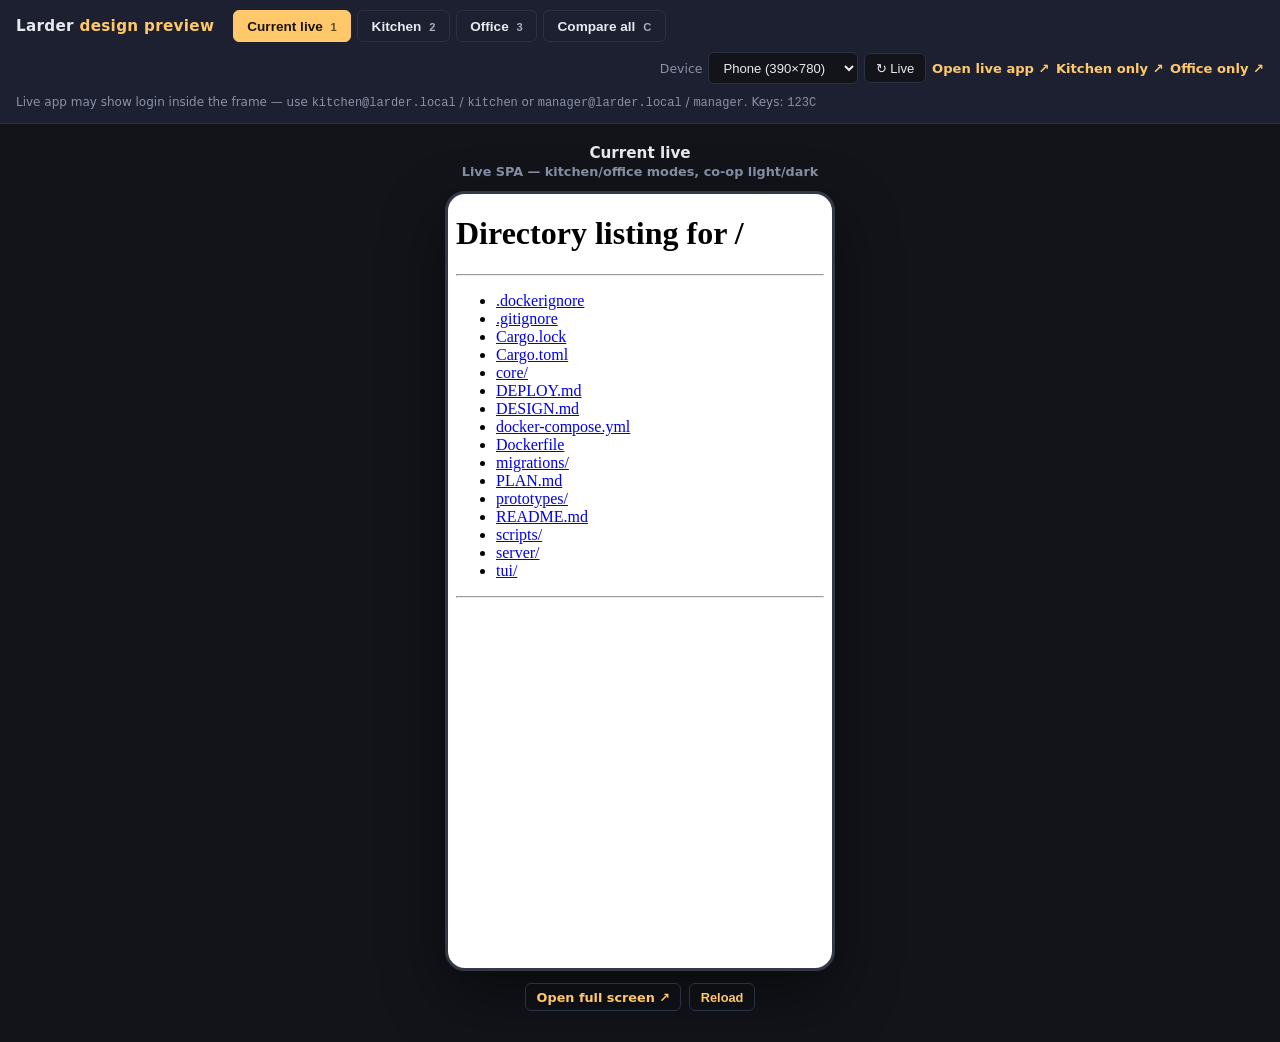
<file: prototypes/index.html>
<!DOCTYPE html>
<html lang="en">
<head>
  <meta charset="UTF-8">
  <meta name="viewport" content="width=device-width, initial-scale=1.0">
  <title>Larder — Design preview</title>
  <style>
    :root {
      --bg: #12141a;
      --bar: #1c2030;
      --text: #e8eaef;
      --muted: #8b92a8;
      --accent: #ffc86b;
      --border: #2a3144;
      --frame-w: 390px;
      --frame-h: 780px;
    }
    * { box-sizing: border-box; margin: 0; padding: 0; }
    body {
      font-family: system-ui, -apple-system, "Segoe UI", sans-serif;
      background: var(--bg);
      color: var(--text);
      min-height: 100vh;
    }
    .toolbar {
      background: var(--bar);
      border-bottom: 1px solid var(--border);
      padding: 0.65rem 1rem;
      display: flex;
      flex-wrap: wrap;
      align-items: center;
      gap: 0.65rem;
      position: sticky;
      top: 0;
      z-index: 100;
    }
    .toolbar h1 {
      font-size: 0.95rem;
      font-weight: 700;
      margin-right: 0.5rem;
      letter-spacing: 0.02em;
    }
    .toolbar h1 span { color: var(--accent); font-weight: 600; }
    .tabs { display: flex; gap: 0.35rem; flex-wrap: wrap; }
    .tabs button {
      background: transparent;
      border: 1px solid var(--border);
      color: var(--text);
      padding: 0.45rem 0.85rem;
      border-radius: 6px;
      font-size: 0.85rem;
      font-weight: 600;
      cursor: pointer;
    }
    .tabs button.active {
      background: var(--accent);
      color: #1a1408;
      border-color: var(--accent);
    }
    .tabs button kbd {
      font-size: 0.7rem;
      opacity: 0.7;
      margin-left: 0.25rem;
      font-family: inherit;
    }
    .toolbar-actions {
      margin-left: auto;
      display: flex;
      flex-wrap: wrap;
      gap: 0.4rem;
      align-items: center;
    }
    .toolbar-actions label {
      font-size: 0.78rem;
      color: var(--muted);
      display: flex;
      align-items: center;
      gap: 0.35rem;
    }
    .toolbar-actions select,
    .toolbar-actions button {
      background: var(--bg);
      border: 1px solid var(--border);
      color: var(--text);
      padding: 0.4rem 0.65rem;
      border-radius: 6px;
      font-size: 0.82rem;
      cursor: pointer;
    }
    .toolbar-actions a {
      color: var(--accent);
      font-size: 0.82rem;
      text-decoration: none;
      font-weight: 600;
    }
    .toolbar-actions a:hover { text-decoration: underline; }
    .hint {
      width: 100%;
      font-size: 0.75rem;
      color: var(--muted);
      line-height: 1.4;
    }
    .stage {
      padding: 1.25rem 1rem 2rem;
      min-height: calc(100vh - 80px);
    }
    /* Single view */
    .single {
      display: flex;
      flex-direction: column;
      align-items: center;
      gap: 0.75rem;
    }
    .single.hidden { display: none; }
    .frame-label {
      font-size: 0.8rem;
      font-weight: 600;
      color: var(--muted);
      text-align: center;
    }
    .frame-label strong { color: var(--text); display: block; font-size: 0.95rem; margin-bottom: 0.15rem; }
    .device {
      width: var(--frame-w);
      height: var(--frame-h);
      border: 3px solid #333945;
      border-radius: 20px;
      overflow: hidden;
      box-shadow: 0 24px 64px rgba(0,0,0,0.45);
      background: #fff;
    }
    .device iframe {
      width: 100%;
      height: 100%;
      border: 0;
      display: block;
    }
    .frame-actions {
      display: flex;
      gap: 0.5rem;
      flex-wrap: wrap;
      justify-content: center;
    }
    .frame-actions a, .frame-actions button {
      font-size: 0.8rem;
      color: var(--accent);
      background: transparent;
      border: 1px solid var(--border);
      padding: 0.35rem 0.65rem;
      border-radius: 6px;
      cursor: pointer;
      text-decoration: none;
      font-weight: 600;
    }
    /* Compare view */
    .compare {
      display: none;
      gap: 1rem;
      justify-content: center;
      flex-wrap: wrap;
      align-items: flex-start;
    }
    .compare.visible { display: flex; }
    .compare .device { transform: scale(0.92); transform-origin: top center; }
    @media (max-width: 1400px) {
      .compare .device { transform: scale(0.78); }
    }
    @media (max-width: 1100px) {
      .compare .device { transform: scale(0.65); }
    }
    @media (max-width: 900px) {
      .compare { flex-direction: column; align-items: center; }
      .compare .device { transform: none; width: min(var(--frame-w), 100vw - 2rem); }
    }
  </style>
</head>
<body>
  <div class="toolbar">
    <h1>Larder <span>design preview</span></h1>
    <div class="tabs" role="tablist">
      <button type="button" class="active" data-tab="current" role="tab" aria-selected="true">Current live <kbd>1</kbd></button>
      <button type="button" data-tab="kitchen" role="tab">Kitchen <kbd>2</kbd></button>
      <button type="button" data-tab="office" role="tab">Office <kbd>3</kbd></button>
      <button type="button" data-tab="compare" role="tab">Compare all <kbd>C</kbd></button>
    </div>
    <div class="toolbar-actions">
      <label>Device
        <select id="device-size" aria-label="Frame size">
          <option value="390">Phone (390×780)</option>
          <option value="768">Tablet (768×1024)</option>
        </select>
      </label>
      <button type="button" id="reload-live" title="Reload live app iframe">↻ Live</button>
      <a href="/" target="_blank" rel="noopener">Open live app ↗</a>
      <a href="/prototypes/kitchen-board.html" target="_blank" rel="noopener">Kitchen only ↗</a>
      <a href="/prototypes/office-board.html" target="_blank" rel="noopener">Office only ↗</a>
    </div>
    <p class="hint">Live app may show login inside the frame — use <code>kitchen@larder.local</code> / <code>kitchen</code> or <code>manager@larder.local</code> / <code>manager</code>. Keys: <kbd>1</kbd><kbd>2</kbd><kbd>3</kbd><kbd>C</kbd></p>
  </div>

  <div class="stage">
    <div class="single" id="view-single">
      <div class="frame-label" id="single-label">
        <strong>Current live</strong>
        Live SPA — kitchen/office modes, co-op light/dark
      </div>
      <div class="device"><iframe id="frame-single" title="Preview" src="/"></iframe></div>
      <div class="frame-actions">
        <a id="single-open" href="/" target="_blank" rel="noopener">Open full screen ↗</a>
        <button type="button" id="single-reload">Reload</button>
      </div>
    </div>

    <div class="compare" id="view-compare">
      <div>
        <div class="frame-label"><strong>Current live</strong>Today</div>
        <div class="device"><iframe id="frame-current" title="Current live" src="/"></iframe></div>
        <div class="frame-actions"><a href="/" target="_blank" rel="noopener">Open ↗</a></div>
      </div>
      <div>
        <div class="frame-label"><strong>Kitchen</strong>Proposed floor mode</div>
        <div class="device"><iframe id="frame-kitchen" title="Kitchen prototype" src="kitchen-board.html"></iframe></div>
        <div class="frame-actions"><a href="kitchen-board.html" target="_blank" rel="noopener">Open ↗</a></div>
      </div>
      <div>
        <div class="frame-label"><strong>Office</strong>Proposed manager mode</div>
        <div class="device"><iframe id="frame-office" title="Office prototype" src="office-board.html"></iframe></div>
        <div class="frame-actions"><a href="office-board.html" target="_blank" rel="noopener">Open ↗</a></div>
      </div>
    </div>
  </div>

  <script>
    const SOURCES = {
      current: { src: '/', label: 'Current live', desc: 'Live SPA — kitchen/office modes, co-op light/dark', open: '/' },
      kitchen: { src: 'kitchen-board.html', label: 'Kitchen', desc: 'Proposed floor mode — minimal chrome, dept stripes', open: 'kitchen-board.html' },
      office: { src: 'office-board.html', label: 'Office', desc: 'Proposed manager mode — costs, Data nav', open: 'office-board.html' },
    };
    let activeTab = 'current';

    const singleView = document.getElementById('view-single');
    const compareView = document.getElementById('view-compare');
    const frameSingle = document.getElementById('frame-single');
    const singleLabel = document.getElementById('single-label');
    const singleOpen = document.getElementById('single-open');
    const deviceSelect = document.getElementById('device-size');

    function setFrameSize(w) {
      const width = parseInt(w, 10);
      const height = width >= 768 ? 1024 : 780;
      document.documentElement.style.setProperty('--frame-w', width + 'px');
      document.documentElement.style.setProperty('--frame-h', height + 'px');
    }

    function setTab(tab) {
      activeTab = tab;
      document.querySelectorAll('.tabs button').forEach(btn => {
        const on = btn.dataset.tab === tab;
        btn.classList.toggle('active', on);
        btn.setAttribute('aria-selected', on ? 'true' : 'false');
      });
      if (tab === 'compare') {
        singleView.classList.add('hidden');
        compareView.classList.add('visible');
      } else {
        singleView.classList.remove('hidden');
        compareView.classList.remove('visible');
        const s = SOURCES[tab];
        frameSingle.src = s.src;
        singleLabel.innerHTML = '<strong>' + s.label + '</strong>' + s.desc;
        singleOpen.href = s.open;
      }
    }

    document.querySelectorAll('.tabs button').forEach(btn => {
      btn.addEventListener('click', () => setTab(btn.dataset.tab));
    });

    deviceSelect.addEventListener('change', () => setFrameSize(deviceSelect.value));
    setFrameSize(deviceSelect.value);

    document.getElementById('reload-live').addEventListener('click', () => {
      document.getElementById('frame-current').src = '/';
      if (activeTab === 'current') frameSingle.src = '/';
    });
    document.getElementById('single-reload').addEventListener('click', () => {
      frameSingle.src = frameSingle.src;
    });

    document.addEventListener('keydown', (e) => {
      if (e.target.matches('input, textarea, select')) return;
      if (e.key === '1') setTab('current');
      if (e.key === '2') setTab('kitchen');
      if (e.key === '3') setTab('office');
      if (e.key === 'c' || e.key === 'C') setTab('compare');
    });

    // Deep-link: /prototypes/?view=kitchen|office|compare|current
    const params = new URLSearchParams(location.search);
    const view = params.get('view');
    if (view && (SOURCES[view] || view === 'compare')) setTab(view);
  </script>
</body>
</html>
</file>
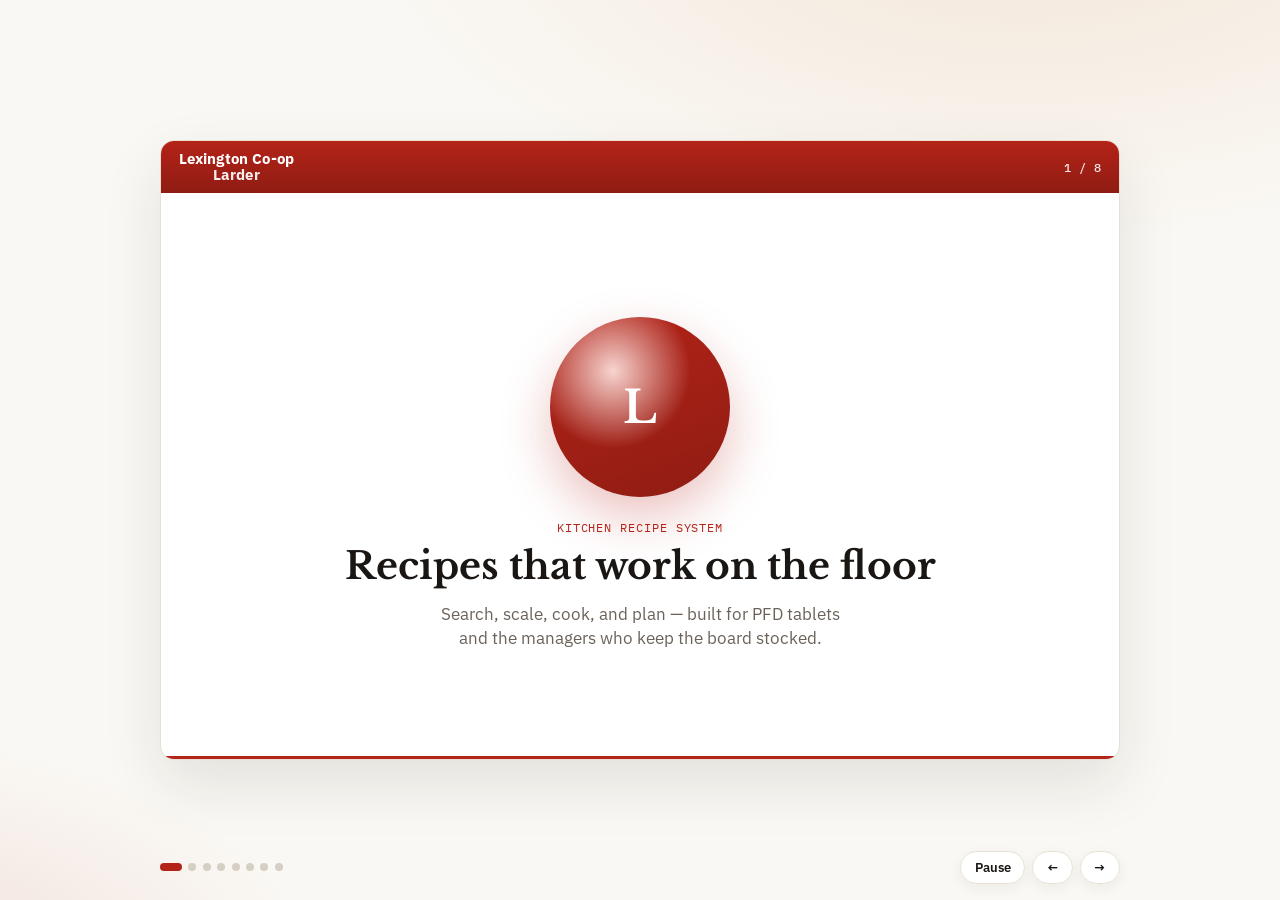
<file: prototypes/feature-deck.html>
<!DOCTYPE html>
<html lang="en">
<head>
  <meta charset="UTF-8" />
  <meta name="viewport" content="width=device-width, initial-scale=1.0" />
  <title>Larder — Feature walkthrough</title>
  <link rel="preconnect" href="https://fonts.googleapis.com" />
  <link rel="preconnect" href="https://fonts.gstatic.com" crossorigin />
  <link href="https://fonts.googleapis.com/css2?family=IBM+Plex+Mono:wght@400;500&family=IBM+Plex+Sans:wght@400;500;600;700&family=Libre+Baskerville:ital,wght@0,400;0,700;1,400&display=swap" rel="stylesheet" />
  <style>
    :root {
      --bg: #faf8f4;
      --surface: #ffffff;
      --surface-2: #efe9df;
      --header: #b42318;
      --header-deep: #8f1c13;
      --ink: #1a1614;
      --muted: #6b635a;
      --faint: #8a8178;
      --border: #e8e0d4;
      --accent-soft: #fdecea;
      --shadow: rgba(31, 26, 23, 0.1);
      --font-display: "Libre Baskerville", Georgia, serif;
      --font-body: "IBM Plex Sans", system-ui, sans-serif;
      --font-mono: "IBM Plex Mono", ui-monospace, monospace;
      --slide-ms: 6500;
      --ease: cubic-bezier(0.22, 1, 0.36, 1);
    }

    * { box-sizing: border-box; margin: 0; padding: 0; }

    html, body {
      height: 100%;
      background: var(--bg);
      color: var(--ink);
      font-family: var(--font-body);
      overflow: hidden;
    }

    body {
      background:
        radial-gradient(1200px 600px at 80% -10%, #f3e6d8 0%, transparent 55%),
        radial-gradient(900px 500px at -10% 110%, #f0ddd6 0%, transparent 50%),
        var(--bg);
    }

    .stage {
      position: relative;
      width: 100%;
      height: 100%;
      display: grid;
      place-items: center;
      padding: 1.25rem;
    }

    .deck {
      position: relative;
      width: min(960px, 100%);
      height: min(620px, calc(100vh - 5.5rem));
      background: var(--surface);
      border: 1px solid var(--border);
      border-radius: 14px;
      box-shadow: 0 24px 60px var(--shadow);
      overflow: hidden;
      isolation: isolate;
    }

    .deck-header {
      height: 52px;
      background: linear-gradient(180deg, var(--header) 0%, var(--header-deep) 100%);
      color: #fff;
      display: flex;
      align-items: center;
      justify-content: space-between;
      padding: 0 1.1rem;
      position: relative;
      z-index: 3;
    }

    .brand {
      display: flex;
      flex-direction: column;
      line-height: 1.05;
      font-weight: 700;
      letter-spacing: 0.01em;
    }

    .brand .coop { font-size: 0.95rem; }
    .brand .app { font-size: 0.95rem; opacity: 0.92; text-align: center; }

    .deck-meta {
      font-size: 0.75rem;
      font-weight: 500;
      letter-spacing: 0.04em;
      text-transform: uppercase;
      opacity: 0.9;
      font-family: var(--font-mono);
    }

    .slides {
      position: relative;
      height: calc(100% - 52px);
    }

    .slide {
      position: absolute;
      inset: 0;
      padding: 2rem 2.25rem 1.5rem;
      display: grid;
      grid-template-columns: 1.05fr 0.95fr;
      gap: 1.5rem;
      align-items: center;
      opacity: 0;
      visibility: hidden;
      transform: translateX(28px);
      transition:
        opacity 0.55s var(--ease),
        transform 0.55s var(--ease),
        visibility 0s linear 0.55s;
      pointer-events: none;
    }

    .slide.active {
      opacity: 1;
      visibility: visible;
      transform: translateX(0);
      transition:
        opacity 0.55s var(--ease),
        transform 0.55s var(--ease),
        visibility 0s;
      pointer-events: auto;
      z-index: 1;
    }

    .slide.exit-left {
      opacity: 0;
      transform: translateX(-24px);
      visibility: hidden;
    }

    .slide.full {
      grid-template-columns: 1fr;
      text-align: center;
      justify-items: center;
    }

    .kicker {
      font-family: var(--font-mono);
      font-size: 0.72rem;
      letter-spacing: 0.08em;
      text-transform: uppercase;
      color: var(--header);
      margin-bottom: 0.65rem;
    }

    .slide.enter .kicker {
      animation: rise 0.55s var(--ease) 0.08s both;
    }

    h2 {
      font-family: var(--font-display);
      font-size: clamp(1.7rem, 3.2vw, 2.35rem);
      line-height: 1.15;
      font-weight: 700;
      margin-bottom: 0.85rem;
      max-width: 18ch;
    }

    .slide.full h2 { max-width: 22ch; margin-inline: auto; }

    .slide.enter h2 {
      animation: rise 0.6s var(--ease) 0.16s both;
    }

    .lede {
      color: var(--muted);
      font-size: 1.05rem;
      line-height: 1.45;
      max-width: 34ch;
    }

    .slide.full .lede {
      max-width: 42ch;
      margin-inline: auto;
    }

    .slide.enter .lede {
      animation: rise 0.6s var(--ease) 0.28s both;
    }

    .visual {
      background: var(--surface-2);
      border: 1px solid var(--border);
      border-radius: 12px;
      min-height: 280px;
      padding: 1.1rem;
      position: relative;
      overflow: hidden;
    }

    .slide.enter .visual {
      animation: rise-scale 0.7s var(--ease) 0.22s both;
    }

    .panel {
      background: var(--surface);
      border: 1px solid var(--border);
      border-radius: 10px;
      padding: 0.85rem 1rem;
      box-shadow: 0 8px 24px rgba(31, 26, 23, 0.06);
    }

    .panel + .panel { margin-top: 0.65rem; }

    .row {
      display: flex;
      align-items: center;
      justify-content: space-between;
      gap: 0.75rem;
    }

    .label { color: var(--faint); font-size: 0.78rem; font-weight: 600; letter-spacing: 0.03em; text-transform: uppercase; }
    .value { font-weight: 600; font-size: 0.98rem; }
    .mono { font-family: var(--font-mono); }

    .search-box {
      display: flex;
      align-items: center;
      gap: 0.55rem;
      border: 1.5px solid var(--border);
      border-radius: 8px;
      padding: 0.65rem 0.8rem;
      background: #fff;
      margin-bottom: 0.75rem;
    }

    .search-box .cursor {
      width: 2px;
      height: 1.05em;
      background: var(--header);
      animation: blink 1s step-end infinite;
    }

    .hit {
      padding: 0.55rem 0.65rem;
      border-radius: 8px;
      display: flex;
      justify-content: space-between;
      gap: 0.5rem;
      font-size: 0.92rem;
    }

    .slide.enter .hit {
      animation: rise 0.45s var(--ease) both;
    }
    .slide.enter .hit:nth-child(2) { animation-delay: 0.55s; }
    .slide.enter .hit:nth-child(3) { animation-delay: 0.7s; }
    .slide.enter .hit:nth-child(4) { animation-delay: 0.85s; }

    .hit.active {
      background: var(--accent-soft);
      outline: 1px solid #f0c4bf;
    }

    .badge {
      display: inline-flex;
      align-items: center;
      padding: 0.2rem 0.5rem;
      border-radius: 999px;
      font-size: 0.72rem;
      font-weight: 600;
      background: var(--accent-soft);
      color: var(--header);
      border: 1px solid #f0c4bf;
    }

    .badge.warn {
      background: #fff4e5;
      color: #8a4b00;
      border-color: #f0d6a8;
    }

    .scale-num {
      font-family: var(--font-display);
      font-size: 3.2rem;
      font-weight: 700;
      color: var(--header);
      line-height: 1;
    }

    .scale-unit {
      color: var(--muted);
      font-size: 0.95rem;
      margin-top: 0.25rem;
    }

    .convert-line {
      display: grid;
      grid-template-columns: 1fr auto 1fr;
      gap: 0.5rem;
      align-items: center;
      margin-top: 0.85rem;
    }

    .convert-line .pill {
      background: #fff;
      border: 1px solid var(--border);
      border-radius: 8px;
      padding: 0.7rem 0.75rem;
      text-align: center;
      font-weight: 600;
    }

    .arrow { color: var(--header); font-weight: 700; }

    .checklist li {
      list-style: none;
      display: flex;
      align-items: center;
      gap: 0.55rem;
      padding: 0.45rem 0;
      border-bottom: 1px solid var(--border);
      font-size: 0.95rem;
    }

    .checklist li:last-child { border-bottom: 0; }

    .slide.enter .checklist li {
      animation: rise-x 0.45s var(--ease) both;
    }
    .slide.enter .checklist li:nth-child(1) { animation-delay: 0.4s; }
    .slide.enter .checklist li:nth-child(2) { animation-delay: 0.55s; }
    .slide.enter .checklist li:nth-child(3) { animation-delay: 0.7s; }
    .slide.enter .checklist li:nth-child(4) { animation-delay: 0.85s; }

    .check {
      width: 1.05rem;
      height: 1.05rem;
      border-radius: 4px;
      border: 1.5px solid var(--header);
      background: var(--header);
      color: #fff;
      display: grid;
      place-items: center;
      font-size: 0.7rem;
      flex-shrink: 0;
    }

    .cost-roll {
      display: grid;
      gap: 0.55rem;
    }

    .cost-roll .line {
      display: flex;
      justify-content: space-between;
      font-size: 0.9rem;
      padding: 0.35rem 0;
    }

    .cost-roll .total {
      border-top: 1px dashed var(--border);
      margin-top: 0.25rem;
      padding-top: 0.65rem;
      font-weight: 700;
    }

    .pulse-cost {
      color: var(--header);
      display: inline-block;
    }

    .slide.enter .pulse-cost {
      animation: pulse-num 1.8s var(--ease) 0.6s both;
    }

    .stores {
      display: grid;
      grid-template-columns: 1fr 1fr;
      gap: 0.65rem;
      height: 100%;
    }

    .store {
      background: #fff;
      border: 1px solid var(--border);
      border-radius: 10px;
      padding: 1rem;
      display: flex;
      flex-direction: column;
      justify-content: space-between;
      min-height: 220px;
    }

    .store h3 {
      font-family: var(--font-display);
      font-size: 1.2rem;
      margin-bottom: 0.35rem;
    }

    .store p { color: var(--muted); font-size: 0.88rem; line-height: 1.35; }

    .store .tag {
      margin-top: auto;
      font-family: var(--font-mono);
      font-size: 0.72rem;
      color: var(--header);
      letter-spacing: 0.04em;
      text-transform: uppercase;
    }

    .week {
      display: grid;
      grid-template-columns: repeat(5, 1fr);
      gap: 0.4rem;
    }

    .day {
      background: #fff;
      border: 1px solid var(--border);
      border-radius: 8px;
      padding: 0.55rem 0.4rem;
      text-align: center;
      min-height: 110px;
    }

    .slide.enter .day {
      animation: rise 0.45s var(--ease) both;
    }
    .slide.enter .day:nth-child(1) { animation-delay: 0.35s; }
    .slide.enter .day:nth-child(2) { animation-delay: 0.45s; }
    .slide.enter .day:nth-child(3) { animation-delay: 0.55s; }
    .slide.enter .day:nth-child(4) { animation-delay: 0.65s; }
    .slide.enter .day:nth-child(5) { animation-delay: 0.75s; }

    .day .d {
      font-family: var(--font-mono);
      font-size: 0.68rem;
      color: var(--faint);
      letter-spacing: 0.06em;
      text-transform: uppercase;
      margin-bottom: 0.45rem;
    }

    .day .dish {
      font-size: 0.78rem;
      font-weight: 600;
      line-height: 1.25;
    }

    .day.today {
      border-color: #f0c4bf;
      background: var(--accent-soft);
    }

    .hero-mark {
      width: min(180px, 40vw);
      height: min(180px, 40vw);
      border-radius: 50%;
      background:
        radial-gradient(circle at 35% 30%, #f7d4cf 0%, transparent 45%),
        linear-gradient(160deg, var(--header) 0%, var(--header-deep) 100%);
      margin: 0.5rem auto 1.4rem;
      box-shadow: 0 20px 50px rgba(180, 35, 24, 0.28);
      display: grid;
      place-items: center;
      color: #fff;
      font-family: var(--font-display);
      font-size: clamp(2rem, 5vw, 2.8rem);
      font-weight: 700;
    }

    .slide.enter .hero-mark {
      animation: pop 0.7s var(--ease) 0.05s both;
    }

    .closing-note {
      margin-top: 1.1rem;
      font-size: 0.9rem;
      color: var(--faint);
    }

    .slide.enter .closing-note {
      animation: rise 0.55s var(--ease) 0.45s both;
    }

    .controls {
      position: absolute;
      left: 50%;
      bottom: 1rem;
      transform: translateX(-50%);
      width: min(960px, calc(100% - 2.5rem));
      display: flex;
      align-items: center;
      justify-content: space-between;
      gap: 1rem;
      z-index: 5;
      pointer-events: none;
    }

    .controls > * { pointer-events: auto; }

    .dots {
      display: flex;
      gap: 0.4rem;
      align-items: center;
    }

    .dot {
      width: 8px;
      height: 8px;
      border-radius: 999px;
      border: 0;
      background: #d6cfc4;
      cursor: pointer;
      transition: width 0.3s var(--ease), background 0.3s var(--ease);
    }

    .dot[aria-current="true"] {
      width: 22px;
      background: var(--header);
    }

    .nav {
      display: flex;
      gap: 0.45rem;
    }

    .nav button, .play {
      border: 1px solid var(--border);
      background: rgba(255, 255, 255, 0.92);
      backdrop-filter: blur(6px);
      color: var(--ink);
      border-radius: 999px;
      padding: 0.45rem 0.85rem;
      font: 600 0.82rem var(--font-body);
      cursor: pointer;
      box-shadow: 0 4px 14px rgba(31, 26, 23, 0.06);
    }

    .nav button:hover, .play:hover {
      border-color: #d4c8b8;
      background: #fff;
    }

    .progress {
      position: absolute;
      left: 0;
      bottom: 0;
      height: 3px;
      width: 100%;
      background: transparent;
      z-index: 4;
    }

    .progress > span {
      display: block;
      height: 100%;
      width: 0%;
      background: var(--header);
      transform-origin: left center;
    }

    .deck.playing .progress > span {
      animation: progress var(--slide-ms) linear forwards;
    }

    .hint {
      position: absolute;
      top: 0.85rem;
      right: 1.1rem;
      font-size: 0.72rem;
      color: var(--faint);
      font-family: var(--font-mono);
      letter-spacing: 0.02em;
      opacity: 0.85;
      z-index: 2;
    }

    @keyframes rise {
      to { opacity: 1; transform: translateY(0); }
    }
    @keyframes rise-x {
      to { opacity: 1; transform: translateX(0); }
    }
    @keyframes rise-scale {
      to { opacity: 1; transform: translateY(0) scale(1); }
    }
    @keyframes pop {
      to { opacity: 1; transform: scale(1); }
    }
    @keyframes blink {
      50% { opacity: 0; }
    }
    @keyframes progress {
      from { width: 0%; }
      to { width: 100%; }
    }
    @keyframes pulse-num {
      0% { transform: scale(1); }
      35% { transform: scale(1.12); color: var(--header-deep); }
      100% { transform: scale(1); }
    }
    @keyframes type-caret {
      from { width: 0; }
      to { width: 100%; }
    }

    .typed {
      display: inline-block;
      overflow: hidden;
      white-space: nowrap;
      max-width: 12ch;
    }

    .slide.enter .typed {
      max-width: 0;
      animation: type-caret 1.1s steps(14, end) 0.35s forwards;
    }

    @media (max-width: 760px) {
      .slide {
        grid-template-columns: 1fr;
        padding: 1.35rem 1.15rem 4.5rem;
        align-content: start;
        gap: 1rem;
        overflow: auto;
      }
      .visual { min-height: 200px; }
      .week { grid-template-columns: repeat(3, 1fr); }
      .week .day:nth-child(n+4) { display: none; }
      .hint { display: none; }
      .deck { height: min(760px, calc(100vh - 5rem)); }
    }

    @media (prefers-reduced-motion: reduce) {
      *, *::before, *::after {
        animation-duration: 0.01ms !important;
        animation-iteration-count: 1 !important;
        transition-duration: 0.01ms !important;
      }
      .slide.enter .typed { max-width: 12ch !important; }
    }
  </style>
</head>
<body>
  <div class="stage">
    <div class="deck playing" id="deck" aria-live="polite">
      <div class="deck-header">
        <div class="brand">
          <span class="coop">Lexington Co-op</span>
          <span class="app">Larder</span>
        </div>
        <div class="deck-meta" id="slideLabel">1 / 8</div>
      </div>

      <div class="hint">← → · Space · click dots</div>

      <div class="slides">
        <!-- 1 -->
        <section class="slide full active enter" data-title="Intro">
          <div>
            <div class="hero-mark" aria-hidden="true">L</div>
            <p class="kicker">Kitchen recipe system</p>
            <h2>Recipes that work on the floor</h2>
            <p class="lede">Search, scale, cook, and plan — built for PFD tablets and the managers who keep the board stocked.</p>
          </div>
        </section>

        <!-- 2 -->
        <section class="slide" data-title="Search">
          <div>
            <p class="kicker">Find it fast</p>
            <h2>Search the whole library in one box</h2>
            <p class="lede">Full-text search over names, descriptions, and ingredients — so the line finds the recipe before the rush.</p>
          </div>
          <div class="visual">
            <div class="search-box">
              <span aria-hidden="true">⌕</span>
              <span class="typed mono">chicken</span>
              <span class="cursor" aria-hidden="true"></span>
            </div>
            <div class="panel" style="padding:0.35rem">
              <div class="hit active"><span>Chicken Pot Pie</span><span class="badge">PFD</span></div>
              <div class="hit"><span>Chicken Salad</span><span class="badge">Deli</span></div>
              <div class="hit"><span>Chicken Stock</span><span class="badge">Prep</span></div>
            </div>
          </div>
        </section>

        <!-- 3 -->
        <section class="slide" data-title="Scale">
          <div>
            <p class="kicker">Scale &amp; convert</p>
            <h2>Portions that match the pull</h2>
            <p class="lede">Change servings and convert weight ↔ volume with ingredient density — fewer napkin math mistakes.</p>
          </div>
          <div class="visual">
            <div class="panel">
              <div class="row">
                <div>
                  <div class="label">Servings</div>
                  <div class="scale-num" id="servingsAnim">24</div>
                  <div class="scale-unit">batch for Hertel hot bar</div>
                </div>
                <div style="text-align:right">
                  <div class="label">Recipe yield</div>
                  <div class="value">8 base</div>
                </div>
              </div>
              <div class="convert-line">
                <div class="pill mono">2 cup flour</div>
                <span class="arrow">→</span>
                <div class="pill mono">250 g</div>
              </div>
            </div>
          </div>
        </section>

        <!-- 4 -->
        <section class="slide" data-title="Cook">
          <div>
            <p class="kicker">Cook &amp; print</p>
            <h2>Prep sheets ready for the station</h2>
            <p class="lede">Cooking mode with timers, scaled lines, and allergen badges that print with the sheet.</p>
          </div>
          <div class="visual">
            <div class="panel">
              <div class="row" style="margin-bottom:0.55rem">
                <div class="value">Mac &amp; Cheese — Bake</div>
                <span class="badge warn">Dairy</span>
              </div>
              <ul class="checklist">
                <li><span class="check">✓</span> Scaled ingredient list</li>
                <li><span class="check">✓</span> Step timers on tablet</li>
                <li><span class="check">✓</span> Printable prep sheet</li>
                <li><span class="check">✓</span> Allergen callouts</li>
              </ul>
            </div>
          </div>
        </section>

        <!-- 5 -->
        <section class="slide" data-title="Costs">
          <div>
            <p class="kicker">Ingredient master</p>
            <h2>Update a cost once. Recipes follow.</h2>
            <p class="lede">Shared ingredients roll through every linked recipe — food cost stays honest when prices move.</p>
          </div>
          <div class="visual">
            <div class="panel cost-roll">
              <div class="line"><span>Cheddar, shredded</span><span class="mono">$4.12 / lb</span></div>
              <div class="line"><span>linked recipes</span><span class="mono">18</span></div>
              <div class="line total">
                <span>Mac &amp; Cheese food cost</span>
                <span class="pulse-cost mono">$1.84 / srv</span>
              </div>
            </div>
          </div>
        </section>

        <!-- 6 -->
        <section class="slide" data-title="Plan">
          <div>
            <p class="kicker">Weekly menu</p>
            <h2>See the week before you pull</h2>
            <p class="lede">Plan the board, then generate production lists from what’s actually scheduled.</p>
          </div>
          <div class="visual">
            <div class="week">
              <div class="day"><div class="d">Mon</div><div class="dish">Chili + Cornbread</div></div>
              <div class="day today"><div class="d">Tue</div><div class="dish">Chicken Pot Pie</div></div>
              <div class="day"><div class="d">Wed</div><div class="dish">Veg Curry</div></div>
              <div class="day"><div class="d">Thu</div><div class="dish">Meatloaf</div></div>
              <div class="day"><div class="d">Fri</div><div class="dish">Fish Fry</div></div>
            </div>
          </div>
        </section>

        <!-- 7 -->
        <section class="slide" data-title="Stores">
          <div>
            <p class="kicker">Elmwood &amp; Hertel</p>
            <h2>One recipe library. Store-aware costs.</h2>
            <p class="lede">Switch location in the header. Shared recipes, local ingredient prices when they differ.</p>
          </div>
          <div class="visual">
            <div class="stores">
              <div class="store">
                <div>
                  <h3>Elmwood</h3>
                  <p>Shared library · local cost overrides</p>
                </div>
                <div class="tag">Active store</div>
              </div>
              <div class="store">
                <div>
                  <h3>Hertel</h3>
                  <p>Same recipes · prices that match the invoice</p>
                </div>
                <div class="tag">One tap switch</div>
              </div>
            </div>
          </div>
        </section>

        <!-- 8 -->
        <section class="slide full" data-title="Next">
          <div>
            <p class="kicker">What’s next</p>
            <h2>Try it when you’re ready</h2>
            <p class="lede">This is a short look at Larder for Lexington Co-op PFD. Feedback on what’s useful — and what’s missing — is welcome.</p>
            <p class="closing-note">Philip · Larder walkthrough</p>
          </div>
        </section>
      </div>

      <div class="progress" aria-hidden="true"><span id="bar"></span></div>
    </div>

    <div class="controls">
      <div class="dots" id="dots" role="tablist" aria-label="Slides"></div>
      <div class="nav">
        <button type="button" class="play" id="playBtn" aria-pressed="true">Pause</button>
        <button type="button" id="prevBtn" aria-label="Previous slide">←</button>
        <button type="button" id="nextBtn" aria-label="Next slide">→</button>
      </div>
    </div>
  </div>

  <script>
    (function () {
      const slides = Array.from(document.querySelectorAll(".slide"));
      const deck = document.getElementById("deck");
      const dotsWrap = document.getElementById("dots");
      const label = document.getElementById("slideLabel");
      const playBtn = document.getElementById("playBtn");
      const bar = document.getElementById("bar");
      const reduce = window.matchMedia("(prefers-reduced-motion: reduce)").matches;
      let i = 0;
      let playing = !reduce;
      let timer = null;
      const DURATION = 6500;

      slides.forEach((_, idx) => {
        const b = document.createElement("button");
        b.className = "dot";
        b.type = "button";
        b.setAttribute("aria-label", "Go to slide " + (idx + 1));
        b.addEventListener("click", () => go(idx, true));
        dotsWrap.appendChild(b);
      });

      const dots = Array.from(dotsWrap.children);

      function restartProgress() {
        bar.style.animation = "none";
        void bar.offsetWidth;
        if (playing) {
          deck.classList.add("playing");
          bar.style.animation = "";
        } else {
          deck.classList.remove("playing");
        }
      }

      function go(next, user) {
        if (next === i) {
          if (user) restartTimer();
          return;
        }
        const prev = slides[i];
        prev.classList.remove("active", "enter");
        prev.classList.add("exit-left");
        setTimeout(() => prev.classList.remove("exit-left"), 560);

        i = (next + slides.length) % slides.length;
        const cur = slides[i];
        cur.classList.add("active");
        // Retrigger entrance animations
        void cur.offsetWidth;
        cur.classList.add("enter");
        dots.forEach((d, di) => {
          if (di === i) d.setAttribute("aria-current", "true");
          else d.removeAttribute("aria-current");
        });
        slides.forEach((s, si) => s.setAttribute("aria-hidden", si === i ? "false" : "true"));
        label.textContent = (i + 1) + " / " + slides.length;

        if (cur.dataset.title === "Scale") animateServings();
        if (user || playing) restartTimer();
        restartProgress();
      }

      function restartTimer() {
        clearTimeout(timer);
        if (!playing) return;
        timer = setTimeout(() => go(i + 1, false), DURATION);
      }

      function setPlaying(on) {
        playing = on;
        playBtn.textContent = on ? "Pause" : "Play";
        playBtn.setAttribute("aria-pressed", on ? "true" : "false");
        if (on) restartTimer();
        else clearTimeout(timer);
        restartProgress();
      }

      function animateServings() {
        const el = document.getElementById("servingsAnim");
        if (!el || reduce) {
          if (el) el.textContent = "24";
          return;
        }
        let n = 8;
        el.textContent = String(n);
        const step = () => {
          n += 2;
          el.textContent = String(n);
          if (n < 24) setTimeout(step, 90);
        };
        setTimeout(step, 400);
      }

      document.getElementById("prevBtn").addEventListener("click", () => go(i - 1, true));
      document.getElementById("nextBtn").addEventListener("click", () => go(i + 1, true));
      playBtn.addEventListener("click", () => setPlaying(!playing));

      window.addEventListener("keydown", (e) => {
        if (e.key === "ArrowRight" || e.key === " ") {
          e.preventDefault();
          go(i + 1, true);
        } else if (e.key === "ArrowLeft") {
          e.preventDefault();
          go(i - 1, true);
        } else if (e.key === "p" || e.key === "P") {
          setPlaying(!playing);
        }
      });

      deck.addEventListener("mouseenter", () => {
        if (playing) {
          clearTimeout(timer);
          deck.classList.remove("playing");
        }
      });
      deck.addEventListener("mouseleave", () => {
        if (playing) restartTimer();
        restartProgress();
      });

      dots[0].setAttribute("aria-current", "true");
      if (playing) restartTimer();
      else {
        playBtn.textContent = "Play";
        playBtn.setAttribute("aria-pressed", "false");
      }
      restartProgress();
    })();
  </script>
</body>
</html>
</file>
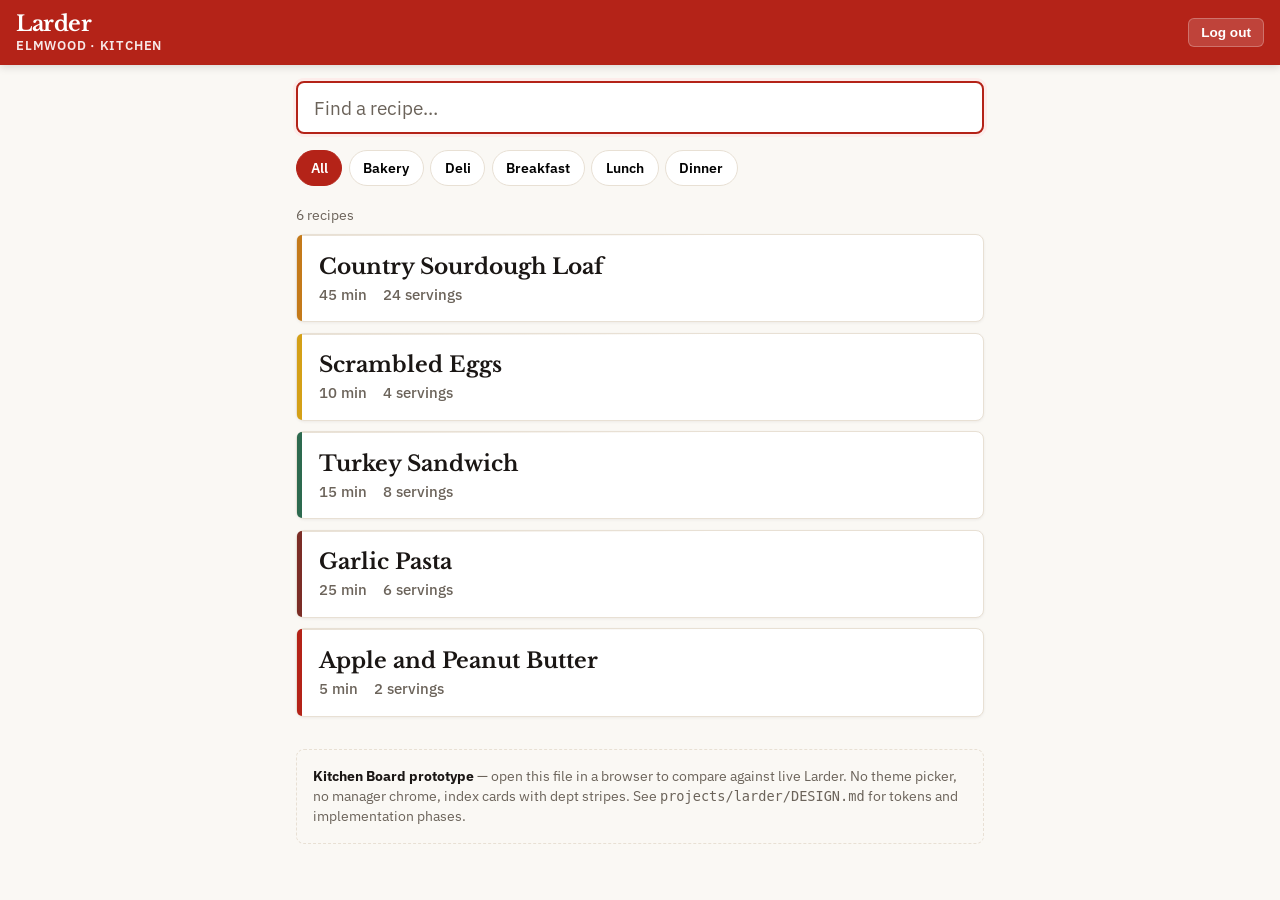
<file: prototypes/kitchen-board.html>
<!DOCTYPE html>
<html lang="en">
<head>
  <meta charset="UTF-8">
  <meta name="viewport" content="width=device-width, initial-scale=1.0">
  <title>Larder — Kitchen Board (prototype)</title>
  <link rel="preconnect" href="https://fonts.googleapis.com">
  <link rel="preconnect" href="https://fonts.gstatic.com" crossorigin>
  <link href="https://fonts.googleapis.com/css2?family=IBM+Plex+Sans:wght@400;500;600;700&family=Libre+Baskerville:wght@700&display=swap" rel="stylesheet">
  <style>
    :root {
      --paper: #faf8f4;
      --card: #ffffff;
      --ink: #1a1614;
      --muted: #6b635a;
      --rule: #e8e0d4;
      --brand: #b42318;
      --brand-soft: #fdecea;
      --touch: 48px;
      --radius: 8px;
      --font-display: "Libre Baskerville", Georgia, serif;
      --font-body: "IBM Plex Sans", system-ui, sans-serif;
      --stripe-bakery: #c47a1a;
      --stripe-deli: #2d6a4f;
      --stripe-breakfast: #d4a017;
      --stripe-dinner: #7b2d26;
      --stripe-default: #b42318;
    }
    * { box-sizing: border-box; margin: 0; padding: 0; }
    body {
      font-family: var(--font-body);
      background: var(--paper);
      color: var(--ink);
      min-height: 100vh;
      -webkit-font-smoothing: antialiased;
    }
    /* Minimal kitchen header */
    .kitchen-header {
      background: var(--brand);
      color: #fff;
      padding: 0.65rem 1rem;
      display: flex;
      align-items: center;
      justify-content: space-between;
      gap: 0.75rem;
      position: sticky;
      top: 0;
      z-index: 10;
      box-shadow: 0 2px 8px rgba(26, 22, 20, 0.15);
    }
    .kitchen-header h1 {
      font-family: var(--font-display);
      font-size: 1.35rem;
      font-weight: 700;
      letter-spacing: -0.02em;
    }
    .kitchen-header .loc {
      font-size: 0.8rem;
      font-weight: 600;
      opacity: 0.9;
      text-transform: uppercase;
      letter-spacing: 0.06em;
    }
    .kitchen-header .logout {
      background: rgba(255,255,255,0.15);
      border: 1px solid rgba(255,255,255,0.25);
      color: #fff;
      padding: 0.4rem 0.75rem;
      border-radius: 6px;
      font-size: 0.85rem;
      font-weight: 600;
      cursor: pointer;
    }
    .wrap { max-width: 720px; margin: 0 auto; padding: 1rem 1rem 2.5rem; }
    /* Hero search */
    .search-hero {
      margin-bottom: 1rem;
    }
    .search-hero input {
      width: 100%;
      min-height: 52px;
      font-size: 1.2rem;
      padding: 0.75rem 1rem;
      border: 2px solid var(--rule);
      border-radius: var(--radius);
      background: var(--card);
      font-family: var(--font-body);
    }
    .search-hero input:focus {
      outline: none;
      border-color: var(--brand);
      box-shadow: 0 0 0 3px var(--brand-soft);
    }
    .search-hero input::placeholder { color: var(--muted); }
    /* Dept chips */
    .dept-chips {
      display: flex;
      flex-wrap: wrap;
      gap: 0.4rem;
      margin-bottom: 1.25rem;
    }
    .dept-chips button {
      min-height: 36px;
      padding: 0.35rem 0.85rem;
      border-radius: 999px;
      border: 1px solid var(--rule);
      background: var(--card);
      font-size: 0.85rem;
      font-weight: 600;
      cursor: pointer;
      font-family: var(--font-body);
    }
    .dept-chips button.active {
      background: var(--brand);
      color: #fff;
      border-color: var(--brand);
    }
    .dept-chips button[data-dept="bakery"].active { background: var(--stripe-bakery); border-color: var(--stripe-bakery); }
    .dept-chips button[data-dept="deli"].active { background: var(--stripe-deli); border-color: var(--stripe-deli); }
    .count { font-size: 0.85rem; color: var(--muted); margin-bottom: 0.65rem; }
    /* Index cards */
    .index-card {
      background: var(--card);
      border: 1px solid var(--rule);
      border-radius: var(--radius);
      padding: 1.1rem 1.15rem 1.1rem 1.35rem;
      margin-bottom: 0.65rem;
      cursor: pointer;
      position: relative;
      box-shadow: 0 1px 3px rgba(26, 22, 20, 0.06);
      transition: box-shadow 0.15s, transform 0.1s;
      min-height: var(--touch);
    }
    .index-card::before {
      content: "";
      position: absolute;
      left: 0;
      top: 0;
      bottom: 0;
      width: 5px;
      border-radius: var(--radius) 0 0 var(--radius);
      background: var(--stripe, var(--stripe-default));
    }
    .index-card::after {
      content: "";
      position: absolute;
      top: 0;
      left: 5px;
      right: 0;
      height: 1px;
      background: linear-gradient(90deg, var(--rule), transparent 60%);
    }
    .index-card:hover {
      box-shadow: 0 4px 14px rgba(26, 22, 20, 0.1);
      transform: translateY(-1px);
    }
    .index-card h2 {
      font-family: var(--font-display);
      font-size: 1.35rem;
      color: var(--ink);
      margin-bottom: 0.25rem;
      line-height: 1.25;
    }
    .index-card .meta {
      font-size: 0.95rem;
      color: var(--muted);
      font-weight: 500;
    }
    .index-card .meta span { margin-right: 1rem; }
    .proto-note {
      margin-top: 2rem;
      padding: 1rem;
      border: 1px dashed var(--rule);
      border-radius: var(--radius);
      font-size: 0.85rem;
      color: var(--muted);
      line-height: 1.5;
    }
    .proto-note strong { color: var(--ink); }
  </style>
</head>
<body>
  <header class="kitchen-header">
    <div>
      <h1>Larder</h1>
      <div class="loc">Elmwood · Kitchen</div>
    </div>
    <button type="button" class="logout">Log out</button>
  </header>

  <main class="wrap">
    <div class="search-hero">
      <input type="search" placeholder="Find a recipe…" autofocus aria-label="Search recipes">
    </div>

    <div class="dept-chips" role="group" aria-label="Department">
      <button type="button" class="active">All</button>
      <button type="button" data-dept="bakery">Bakery</button>
      <button type="button" data-dept="deli">Deli</button>
      <button type="button">Breakfast</button>
      <button type="button">Lunch</button>
      <button type="button">Dinner</button>
    </div>

    <p class="count">6 recipes</p>

    <article class="index-card" style="--stripe: var(--stripe-bakery)">
      <h2>Country Sourdough Loaf</h2>
      <div class="meta"><span>45 min</span><span>24 servings</span></div>
    </article>

    <article class="index-card" style="--stripe: var(--stripe-breakfast)">
      <h2>Scrambled Eggs</h2>
      <div class="meta"><span>10 min</span><span>4 servings</span></div>
    </article>

    <article class="index-card" style="--stripe: var(--stripe-deli)">
      <h2>Turkey Sandwich</h2>
      <div class="meta"><span>15 min</span><span>8 servings</span></div>
    </article>

    <article class="index-card" style="--stripe: var(--stripe-dinner)">
      <h2>Garlic Pasta</h2>
      <div class="meta"><span>25 min</span><span>6 servings</span></div>
    </article>

    <article class="index-card">
      <h2>Apple and Peanut Butter</h2>
      <div class="meta"><span>5 min</span><span>2 servings</span></div>
    </article>

    <p class="proto-note">
      <strong>Kitchen Board prototype</strong> — open this file in a browser to compare against live Larder.
      No theme picker, no manager chrome, index cards with dept stripes.
      See <code>projects/larder/DESIGN.md</code> for tokens and implementation phases.
    </p>
  </main>

  <script>
    document.querySelectorAll('.dept-chips button').forEach(btn => {
      btn.addEventListener('click', () => {
        document.querySelectorAll('.dept-chips button').forEach(b => b.classList.remove('active'));
        btn.classList.add('active');
      });
    });
  </script>
</body>
</html>
</file>
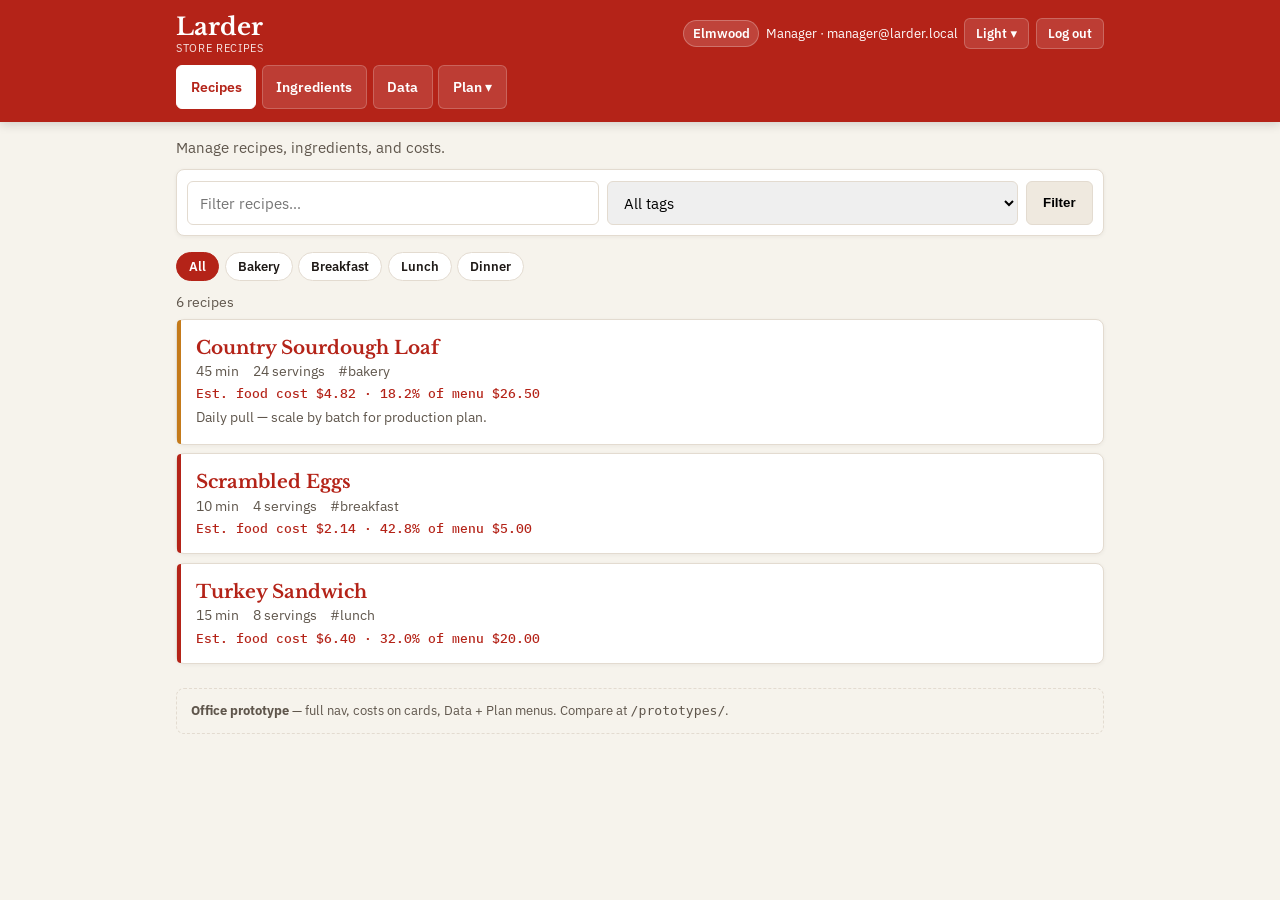
<file: prototypes/office-board.html>
<!DOCTYPE html>
<html lang="en">
<head>
  <meta charset="UTF-8">
  <meta name="viewport" content="width=device-width, initial-scale=1.0">
  <title>Larder — Office (prototype)</title>
  <link rel="preconnect" href="https://fonts.googleapis.com">
  <link rel="preconnect" href="https://fonts.gstatic.com" crossorigin>
  <link href="https://fonts.googleapis.com/css2?family=IBM+Plex+Mono:wght@400;500&family=IBM+Plex+Sans:wght@400;500;600;700&family=Libre+Baskerville:wght@700&display=swap" rel="stylesheet">
  <style>
    :root {
      --paper: #f6f3ec;
      --card: #ffffff;
      --card-2: #efe9df;
      --ink: #1f1a17;
      --muted: #5f564c;
      --rule: #e3dbd0;
      --brand: #b42318;
      --brand-soft: #fdecea;
      --touch: 44px;
      --radius: 8px;
      --font-display: "Libre Baskerville", Georgia, serif;
      --font-body: "IBM Plex Sans", system-ui, sans-serif;
      --font-mono: "IBM Plex Mono", monospace;
      --stripe-bakery: #c47a1a;
      --stripe-default: #b42318;
    }
    * { box-sizing: border-box; margin: 0; padding: 0; }
    body { font-family: var(--font-body); background: var(--paper); color: var(--ink); min-height: 100vh; }
    header {
      background: var(--brand);
      color: #fff;
      position: sticky;
      top: 0;
      z-index: 10;
      box-shadow: 0 2px 10px rgba(31, 26, 23, 0.18);
    }
    .header-inner { max-width: 960px; margin: 0 auto; padding: 0.75rem 1rem 0.85rem; }
    .header-top {
      display: flex;
      flex-wrap: wrap;
      align-items: center;
      justify-content: space-between;
      gap: 0.65rem;
      margin-bottom: 0.6rem;
    }
    header h1 { font-family: var(--font-display); font-size: 1.5rem; }
    .brand-sub { font-size: 0.7rem; text-transform: uppercase; letter-spacing: 0.06em; opacity: 0.88; }
    .header-actions { display: flex; flex-wrap: wrap; gap: 0.4rem; align-items: center; font-size: 0.82rem; }
    .pill {
      background: rgba(255,255,255,0.15);
      border: 1px solid rgba(255,255,255,0.25);
      padding: 0.25rem 0.55rem;
      border-radius: 999px;
      font-weight: 600;
    }
    .header-actions button {
      background: rgba(255,255,255,0.12);
      border: 1px solid rgba(255,255,255,0.22);
      color: #fff;
      padding: 0.4rem 0.7rem;
      border-radius: 6px;
      font-size: 0.82rem;
      font-weight: 600;
      cursor: pointer;
      font-family: var(--font-body);
    }
    nav { display: flex; flex-wrap: wrap; gap: 0.35rem; }
    nav button {
      background: rgba(255,255,255,0.12);
      border: 1px solid rgba(255,255,255,0.2);
      color: #fff;
      padding: 0.5rem 0.85rem;
      min-height: var(--touch);
      border-radius: 6px;
      font-size: 0.88rem;
      font-weight: 600;
      cursor: pointer;
      font-family: var(--font-body);
    }
    nav button.active { background: #fff; color: var(--brand); border-color: #fff; }
    .wrap { max-width: 960px; margin: 0 auto; padding: 1rem 1rem 2rem; }
    .page-intro { color: var(--muted); font-size: 0.92rem; margin-bottom: 0.75rem; }
    .search-bar {
      display: flex;
      flex-wrap: wrap;
      gap: 0.5rem;
      background: var(--card);
      border: 1px solid var(--rule);
      border-radius: var(--radius);
      padding: 0.65rem;
      margin-bottom: 1rem;
      box-shadow: 0 1px 4px rgba(31, 26, 23, 0.06);
    }
    .search-bar input, .search-bar select {
      flex: 1;
      min-width: 120px;
      min-height: var(--touch);
      padding: 0.5rem 0.75rem;
      border: 1px solid var(--rule);
      border-radius: 6px;
      font-size: 0.95rem;
      font-family: var(--font-body);
    }
    .dept-chips { display: flex; flex-wrap: wrap; gap: 0.35rem; margin-bottom: 0.75rem; }
    .dept-chips span {
      padding: 0.3rem 0.75rem;
      border-radius: 999px;
      border: 1px solid var(--rule);
      background: var(--card);
      font-size: 0.82rem;
      font-weight: 600;
      cursor: pointer;
    }
    .dept-chips span.on { background: var(--brand); color: #fff; border-color: var(--brand); }
    .count { font-size: 0.85rem; color: var(--muted); margin-bottom: 0.5rem; }
    .index-card {
      background: var(--card);
      border: 1px solid var(--rule);
      border-radius: var(--radius);
      padding: 1rem 1rem 1rem 1.2rem;
      margin-bottom: 0.55rem;
      position: relative;
      box-shadow: 0 1px 4px rgba(31, 26, 23, 0.05);
      cursor: pointer;
    }
    .index-card::before {
      content: "";
      position: absolute;
      left: 0; top: 0; bottom: 0;
      width: 4px;
      border-radius: var(--radius) 0 0 var(--radius);
      background: var(--stripe, var(--stripe-default));
    }
    .index-card h2 {
      font-family: var(--font-display);
      font-size: 1.15rem;
      color: var(--brand);
      margin-bottom: 0.2rem;
    }
    .index-card .meta { font-size: 0.85rem; color: var(--muted); }
    .index-card .meta span { margin-right: 0.85rem; }
    .index-card .cost {
      margin-top: 0.35rem;
      font-family: var(--font-mono);
      font-size: 0.82rem;
      color: var(--brand);
      font-weight: 500;
    }
    .index-card .desc {
      margin-top: 0.35rem;
      font-size: 0.88rem;
      color: var(--muted);
      line-height: 1.4;
    }
    .proto-note {
      margin-top: 1.5rem;
      padding: 0.85rem;
      border: 1px dashed var(--rule);
      border-radius: var(--radius);
      font-size: 0.82rem;
      color: var(--muted);
    }
  </style>
</head>
<body>
  <header>
    <div class="header-inner">
      <div class="header-top">
        <div>
          <h1>Larder</h1>
          <div class="brand-sub">Store recipes</div>
        </div>
        <div class="header-actions">
          <span class="pill">Elmwood</span>
          <span>Manager · manager@larder.local</span>
          <button type="button">Light ▾</button>
          <button type="button">Log out</button>
        </div>
      </div>
      <nav>
        <button type="button" class="active">Recipes</button>
        <button type="button">Ingredients</button>
        <button type="button">Data</button>
        <button type="button">Plan ▾</button>
      </nav>
    </div>
  </header>

  <main class="wrap">
    <p class="page-intro">Manage recipes, ingredients, and costs.</p>

    <div class="search-bar">
      <input type="search" placeholder="Filter recipes…" aria-label="Search">
      <select aria-label="Tag filter"><option>All tags</option><option>#bakery</option><option>#lunch</option></select>
      <button type="button" style="min-height:var(--touch);padding:0 1rem;background:var(--card-2);border:1px solid var(--rule);border-radius:6px;font-weight:600;cursor:pointer">Filter</button>
    </div>

    <div class="dept-chips">
      <span class="on">All</span>
      <span>Bakery</span>
      <span>Breakfast</span>
      <span>Lunch</span>
      <span>Dinner</span>
    </div>

    <p class="count">6 recipes</p>

    <article class="index-card" style="--stripe: var(--stripe-bakery)">
      <h2>Country Sourdough Loaf</h2>
      <div class="meta"><span>45 min</span><span>24 servings</span><span>#bakery</span></div>
      <div class="cost">Est. food cost $4.82 · 18.2% of menu $26.50</div>
      <p class="desc">Daily pull — scale by batch for production plan.</p>
    </article>

    <article class="index-card">
      <h2>Scrambled Eggs</h2>
      <div class="meta"><span>10 min</span><span>4 servings</span><span>#breakfast</span></div>
      <div class="cost">Est. food cost $2.14 · 42.8% of menu $5.00</div>
    </article>

    <article class="index-card">
      <h2>Turkey Sandwich</h2>
      <div class="meta"><span>15 min</span><span>8 servings</span><span>#lunch</span></div>
      <div class="cost">Est. food cost $6.40 · 32.0% of menu $20.00</div>
    </article>

    <p class="proto-note"><strong>Office prototype</strong> — full nav, costs on cards, Data + Plan menus. Compare at <code>/prototypes/</code>.</p>
  </main>
</body>
</html>
</file>
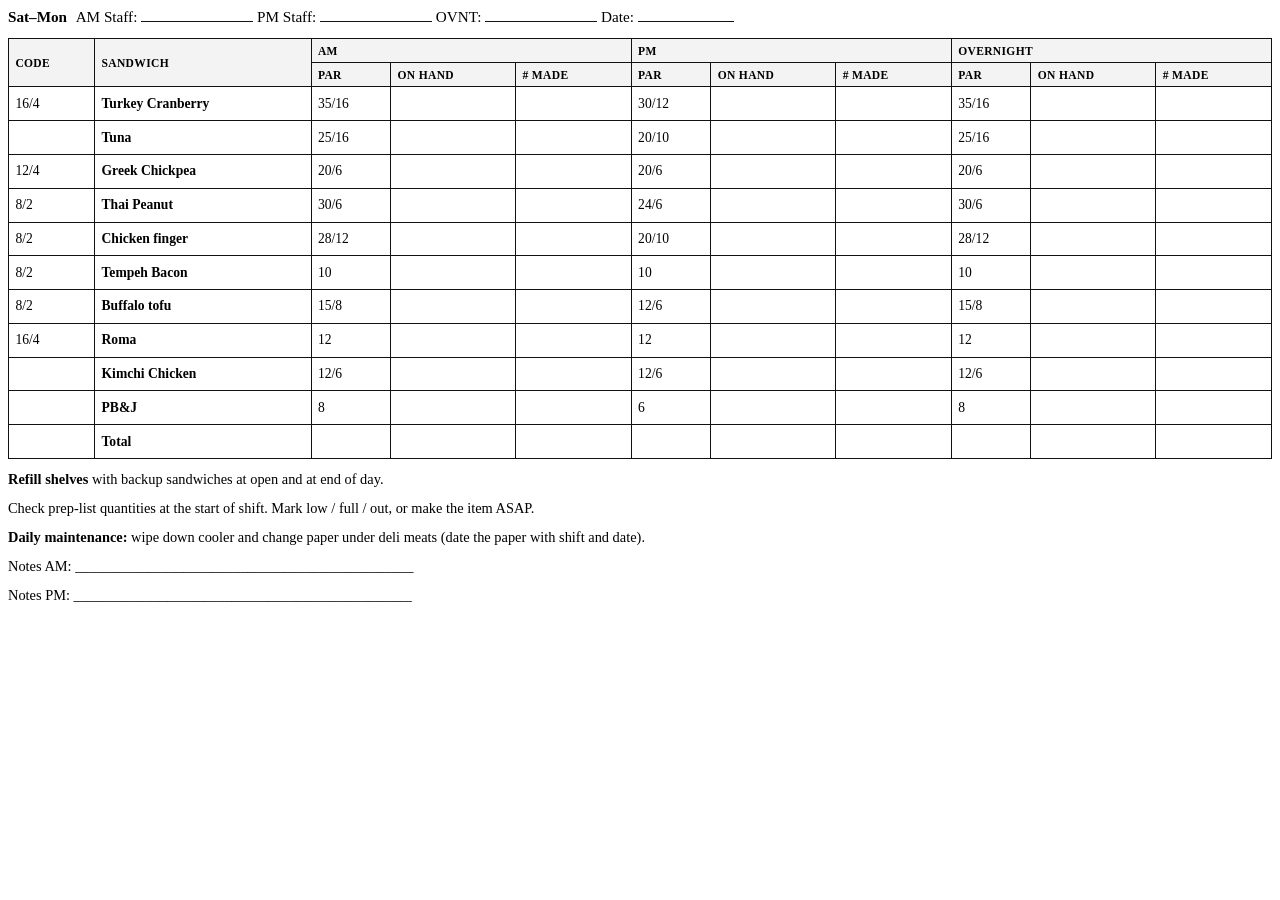
<file: server/src/static/docs/sandwich-prep.html>
<!DOCTYPE html>
<html lang="en"><head><meta charset="utf-8"><title>Sandwich Daily Prep</title></head>
<body>

<style>
.prep-log { width:100%; border-collapse:collapse; font-size:0.85rem; }
.prep-log th, .prep-log td { border:1px solid #111; padding:0.35rem 0.4rem; text-align:left; }
.prep-log th { background:#f3f3f3; font-size:0.72rem; text-transform:uppercase; letter-spacing:0.03em; }
.prep-log .blank { min-width:3.2rem; height:1.35rem; }
.prep-log .name { font-weight:700; }
.prep-note { margin:0.75rem 0 0; font-size:0.9rem; }
.prep-head { display:flex; flex-wrap:wrap; gap:1rem 2rem; margin:0 0 0.85rem; font-size:0.95rem; }
.prep-head span { border-bottom:1px solid #111; min-width:8rem; display:inline-block; }
.prep-staff { margin:0 0 0.75rem; font-size:0.95rem; }
.prep-staff b { margin-right:0.35rem; }
</style>

<p class="prep-staff"><b>Sat–Mon</b> AM Staff: <span class="blank" style="border-bottom:1px solid #111;min-width:7rem;display:inline-block"></span>
PM Staff: <span style="border-bottom:1px solid #111;min-width:7rem;display:inline-block"></span>
OVNT: <span style="border-bottom:1px solid #111;min-width:7rem;display:inline-block"></span>
Date: <span style="border-bottom:1px solid #111;min-width:6rem;display:inline-block"></span></p>
<table class="prep-log">
<thead>
<tr>
<th rowspan="2">Code</th><th rowspan="2">Sandwich</th>
<th colspan="3">AM</th><th colspan="3">PM</th><th colspan="3">Overnight</th>
</tr>
<tr>
<th>Par</th><th>On hand</th><th># Made</th>
<th>Par</th><th>On hand</th><th># Made</th>
<th>Par</th><th>On hand</th><th># Made</th>
</tr>
</thead>
<tbody>
<tr><td>16/4</td><td class='name'>Turkey Cranberry</td><td>35/16</td><td class='blank'></td><td class='blank'></td><td>30/12</td><td class='blank'></td><td class='blank'></td><td>35/16</td><td class='blank'></td><td class='blank'></td></tr>
<tr><td></td><td class='name'>Tuna</td><td>25/16</td><td class='blank'></td><td class='blank'></td><td>20/10</td><td class='blank'></td><td class='blank'></td><td>25/16</td><td class='blank'></td><td class='blank'></td></tr>
<tr><td>12/4</td><td class='name'>Greek Chickpea</td><td>20/6</td><td class='blank'></td><td class='blank'></td><td>20/6</td><td class='blank'></td><td class='blank'></td><td>20/6</td><td class='blank'></td><td class='blank'></td></tr>
<tr><td>8/2</td><td class='name'>Thai Peanut</td><td>30/6</td><td class='blank'></td><td class='blank'></td><td>24/6</td><td class='blank'></td><td class='blank'></td><td>30/6</td><td class='blank'></td><td class='blank'></td></tr>
<tr><td>8/2</td><td class='name'>Chicken finger</td><td>28/12</td><td class='blank'></td><td class='blank'></td><td>20/10</td><td class='blank'></td><td class='blank'></td><td>28/12</td><td class='blank'></td><td class='blank'></td></tr>
<tr><td>8/2</td><td class='name'>Tempeh Bacon</td><td>10</td><td class='blank'></td><td class='blank'></td><td>10</td><td class='blank'></td><td class='blank'></td><td>10</td><td class='blank'></td><td class='blank'></td></tr>
<tr><td>8/2</td><td class='name'>Buffalo tofu</td><td>15/8</td><td class='blank'></td><td class='blank'></td><td>12/6</td><td class='blank'></td><td class='blank'></td><td>15/8</td><td class='blank'></td><td class='blank'></td></tr>
<tr><td>16/4</td><td class='name'>Roma</td><td>12</td><td class='blank'></td><td class='blank'></td><td>12</td><td class='blank'></td><td class='blank'></td><td>12</td><td class='blank'></td><td class='blank'></td></tr>
<tr><td></td><td class='name'>Kimchi Chicken</td><td>12/6</td><td class='blank'></td><td class='blank'></td><td>12/6</td><td class='blank'></td><td class='blank'></td><td>12/6</td><td class='blank'></td><td class='blank'></td></tr>
<tr><td></td><td class='name'>PB&amp;J</td><td>8</td><td class='blank'></td><td class='blank'></td><td>6</td><td class='blank'></td><td class='blank'></td><td>8</td><td class='blank'></td><td class='blank'></td></tr>

<tr><td></td><td class="name">Total</td>
<td></td><td class="blank"></td><td class="blank"></td>
<td></td><td class="blank"></td><td class="blank"></td>
<td></td><td class="blank"></td><td class="blank"></td></tr>
</tbody>
</table>
<p class="prep-note"><strong>Refill shelves</strong> with backup sandwiches at open and at end of day.</p>
<p class="prep-note">Check prep-list quantities at the start of shift. Mark low / full / out, or make the item ASAP.</p>
<p class="prep-note"><strong>Daily maintenance:</strong> wipe down cooler and change paper under deli meats (date the paper with shift and date).</p>
<p class="prep-note">Notes AM: _______________________________________________</p>
<p class="prep-note">Notes PM: _______________________________________________</p>
</body></html>
</file>
